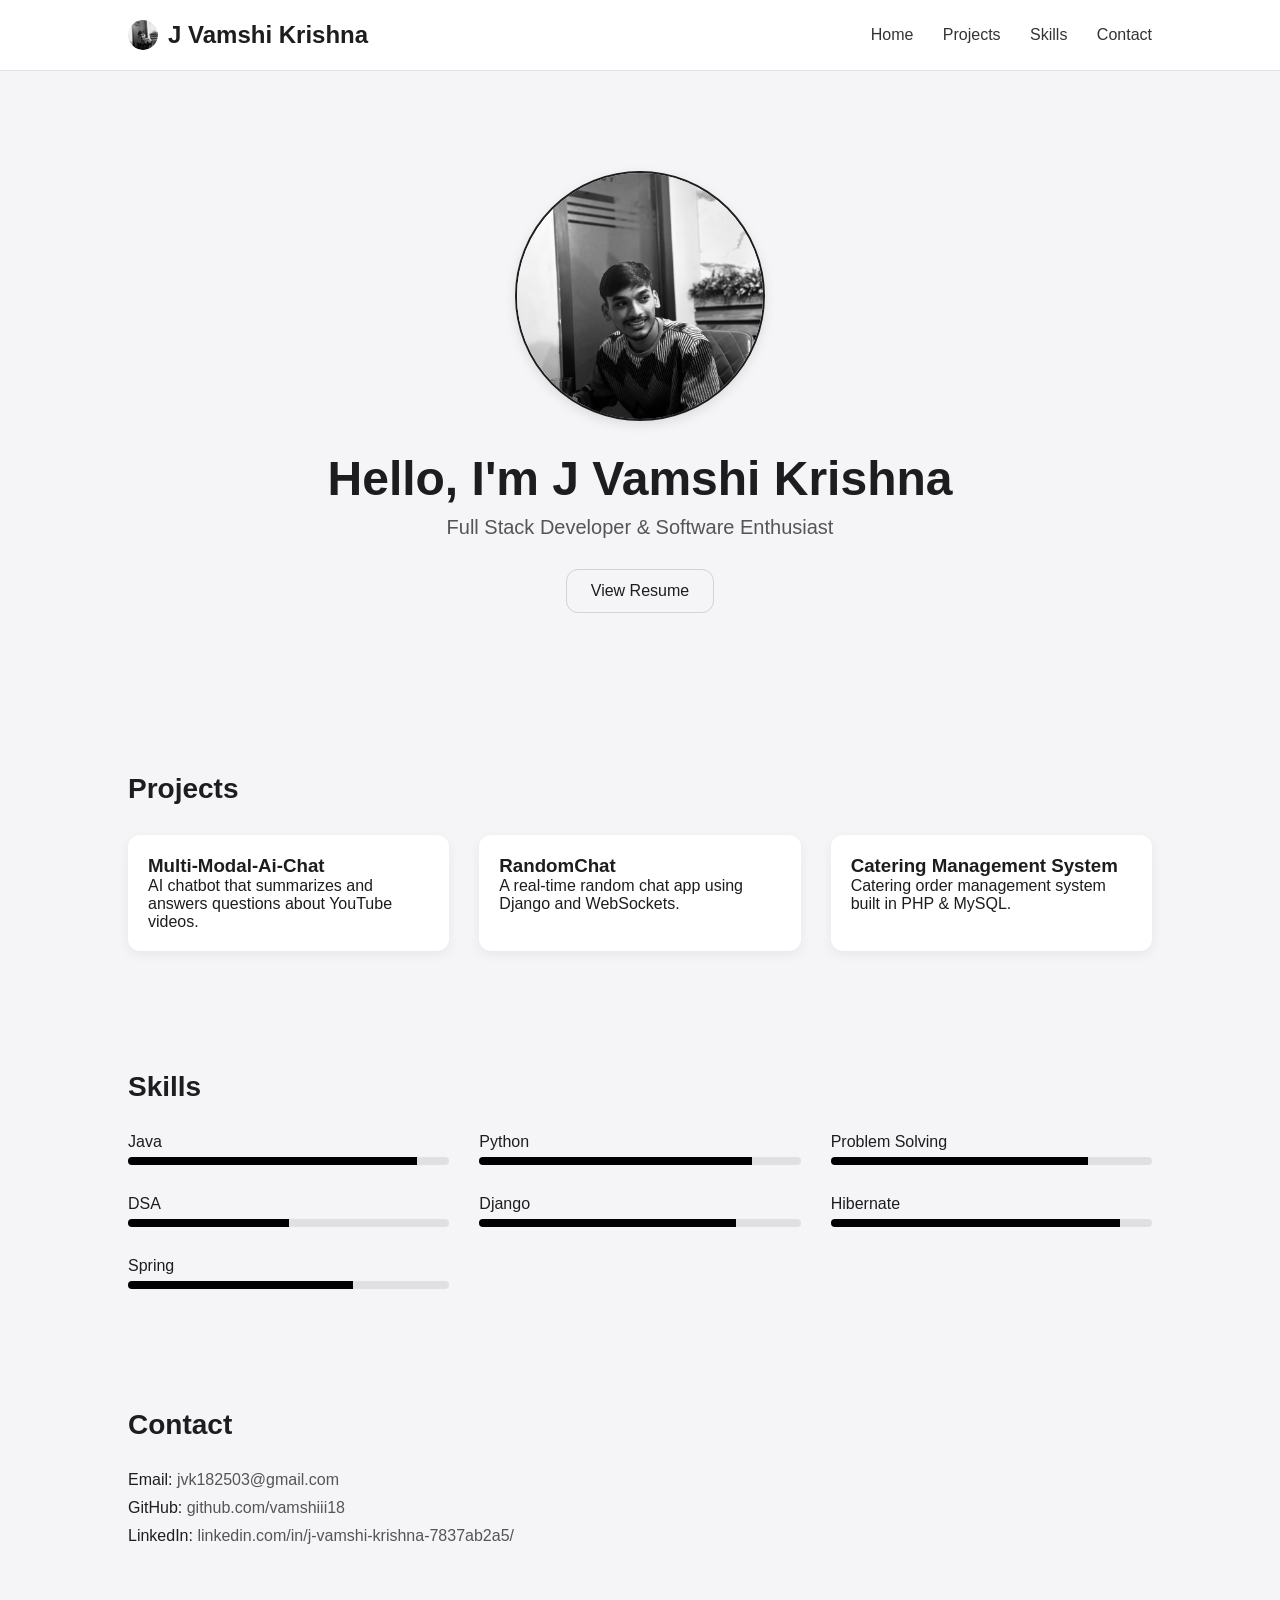
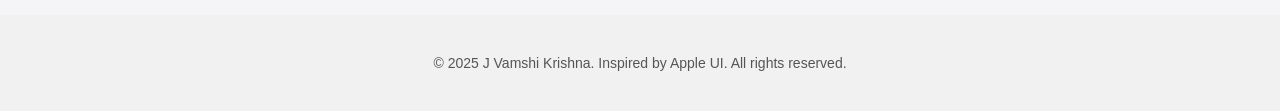
<file: index.html>
<!DOCTYPE html>
<html lang="en">
<head>
  <meta charset="UTF-8" />
  <meta name="viewport" content="width=device-width, initial-scale=1.0"/>
  <title>VamshiKrishna</title>
  <link rel="stylesheet" href="styles/portfolio.css" />
  <link rel="icon" type="image/png" href="images/tabprofile.png" />

  <!-- Social Media Preview -->
  <meta property="og:title" content="My Personal Portfolio Website">
  <meta property="og:description" content="Built using HTML, CSS and hosted on GitHub Pages.">
  <meta property="og:image" content="https://vamshiii18.github.io/vamshi-portfolio/images/tabprofile.png">
  <meta property="og:url" content="https://vamshiii18.github.io/vamshi-portfolio/">
  <meta name="twitter:card" content="summary_large_image">
</head>
<body>

  <nav>
    <div class="nav-title">
      <img src="images/tabprofile.png" alt="Tab Icon" class="tab-icon" />
      <h1>J Vamshi Krishna</h1>
    </div>
    <div class="nav-links">
      <a href="#home">Home</a>
      <a href="#projects">Projects</a>
      <a href="#skills">Skills</a>
      <a href="#contact">Contact</a>
    </div>
  </nav>

  <section id="home" class="hero">
    <div class="flip-container responsive-profile">
      <div class="flipper">
        <div class="front">
          <img src="images/profile.jpg" alt="Profile Picture" class="profile-pic" />
        </div>
        <div class="back">
          <img src="images/mybitmoji.png" alt="Bitmoji" class="profile-pic" />
        </div>
      </div>
    </div>

    <h1>Hello, I'm J Vamshi Krishna</h1>
    <p>Full Stack Developer & Software Enthusiast</p>

    <div class="resume-section">
      <a href="assets/vamshi_res.pdf" class="resume-button" target="_blank">View Resume</a>
    </div>
  </section>

  <section id="projects" class="section">
    <h2>Projects</h2>
    <div class="projects">
      <div class="card">
        <h3>Multi-Modal-Ai-Chat</h3>
        <p>AI chatbot that summarizes and answers questions about YouTube videos.</p>
      </div>
      <div class="card">
        <h3>RandomChat</h3>
        <p>A real-time random chat app using Django and WebSockets.</p>
      </div>
      <div class="card">
        <h3>Catering Management System</h3>
        <p>Catering order management system built in PHP & MySQL.</p>
      </div>
    </div>
  </section>

  <section id="skills" class="section">
    <h2>Skills</h2>
    <div class="skills">
      <div class="skill"><p>Java</p><div class="skill-bar"><div class="bar" style="--width: 90%"></div></div></div>
      <div class="skill"><p>Python</p><div class="skill-bar"><div class="bar" style="--width: 85%"></div></div></div>
      <div class="skill"><p>Problem Solving</p><div class="skill-bar"><div class="bar" style="--width: 80%"></div></div></div>
      <div class="skill"><p>DSA</p><div class="skill-bar"><div class="bar" style="--width: 50%"></div></div></div>
      <div class="skill"><p>Django</p><div class="skill-bar"><div class="bar" style="--width: 80%"></div></div></div>
      <div class="skill"><p>Hibernate</p><div class="skill-bar"><div class="bar" style="--width: 90%"></div></div></div>
      <div class="skill"><p>Spring</p><div class="skill-bar"><div class="bar" style="--width: 70%"></div></div></div>
    </div>
  </section>

  <section id="contact" class="section contact-section">
    <h2>Contact</h2>
    <div class="contact-links">
      <p>Email: <a href="mailto:jvk182503@gmail.com">jvk182503@gmail.com</a></p>
      <p>GitHub: <a href="https://github.com/vamshiii18" target="_blank">github.com/vamshiii18</a></p>
      <p>LinkedIn: <a href="https://linkedin.com/in/j-vamshi-krishna-7837ab2a5/" target="_blank">linkedin.com/in/j-vamshi-krishna-7837ab2a5/</a></p>
    </div>
  </section>

  <footer>
    <p>&copy; 2025 J Vamshi Krishna. Inspired by Apple UI. All rights reserved.</p>
  </footer>

</body>
</html>
</file>
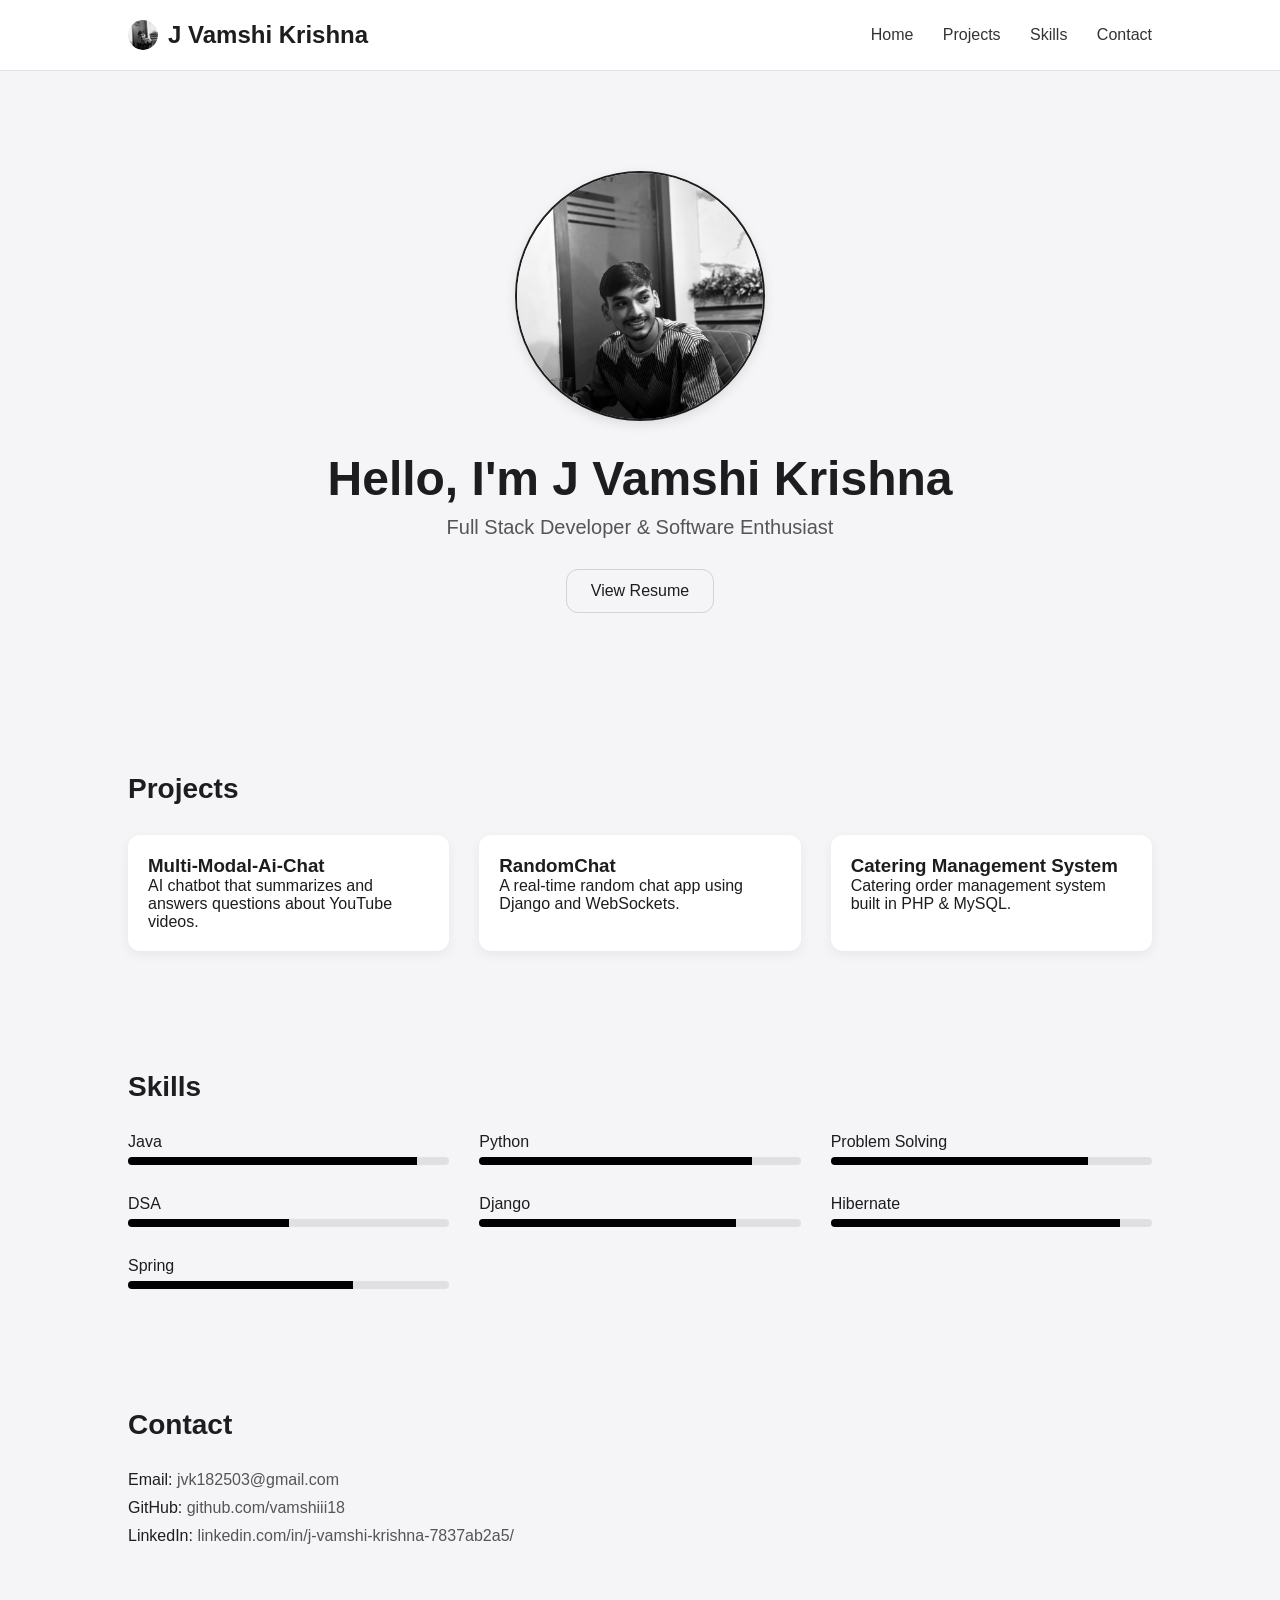
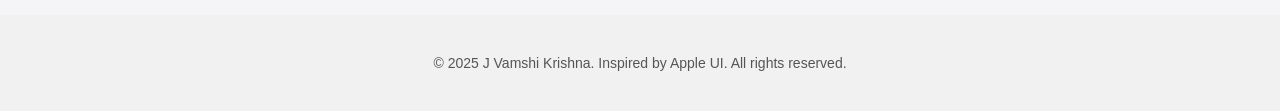
<file: portfolio.html>
<!DOCTYPE html>
<html lang="en">
<head>
  <meta charset="UTF-8" />
  <meta name="viewport" content="width=device-width, initial-scale=1.0"/>
  <title>VamshiKrishna</title>
  <link rel="stylesheet" href="styles/portfolio.css" />
  <link rel="icon" type="image/png" href="images/tabprofile.png" />
</head>
<body>

  <nav>
    <div class="nav-title">
      <img src="images/tabprofile.png" alt="Tab Icon" class="tab-icon" />
      <h1>J Vamshi Krishna</h1>
    </div>
    <div class="nav-links">
      <a href="#home">Home</a>
      <a href="#projects">Projects</a>
      <a href="#skills">Skills</a>
      <a href="#contact">Contact</a>
    </div>
  </nav>

  <section id="home" class="hero">
    <div class="flip-container">
      <div class="flipper">
        <div class="front">
          <img src="images/profile.jpg" alt="Profile Picture" class="profile-pic" />
        </div>
        <div class="back">
          <img src="images/mybitmoji.png" alt="Bitmoji" class="profile-pic" />
        </div>
      </div>
    </div>

    <h1>Hello, I'm J Vamshi Krishna</h1>
    <p>Full Stack Developer & Software Enthusiast</p>

    <div class="resume-section">
      <a href="assets/vamshi_res.pdf" class="resume-button" target="_blank">View Resume</a>
    </div>
  </section>

  <section id="projects" class="section">
    <h2>Projects</h2>
    <div class="projects">
      <div class="card">
        <h3>Multi-Modal-Ai-Chat</h3>
        <p>AI chatbot that summarizes and answers questions about YouTube videos.</p>
      </div>
      <div class="card">
        <h3>RandomChat</h3>
        <p>A real-time random chat app using Django and WebSockets.</p>
      </div>
      <div class="card">
        <h3>Catering Management System</h3>
        <p>Catering order management system built in PHP & MySQL.</p>
      </div>
    </div>
  </section>

  <section id="skills" class="section">
    <h2>Skills</h2>
    <div class="skills">
      <div class="skill"><p>Java</p><div class="skill-bar"><div class="bar" style="--width: 90%"></div></div></div>
      <div class="skill"><p>Python</p><div class="skill-bar"><div class="bar" style="--width: 85%"></div></div></div>
      <div class="skill"><p>Problem Solving</p><div class="skill-bar"><div class="bar" style="--width: 80%"></div></div></div>
      <div class="skill"><p>DSA</p><div class="skill-bar"><div class="bar" style="--width: 50%"></div></div></div>
      <div class="skill"><p>Django</p><div class="skill-bar"><div class="bar" style="--width: 80%"></div></div></div>
      <div class="skill"><p>Hibernate</p><div class="skill-bar"><div class="bar" style="--width: 90%"></div></div></div>
      <div class="skill"><p>Spring</p><div class="skill-bar"><div class="bar" style="--width: 70%"></div></div></div>
    </div>
  </section>

  <section id="contact" class="section contact-section">
    <h2>Contact</h2>
    <div class="contact-links">
      <p>Email: <a href="mailto:jvk182503@gmail.com">jvk182503@gmail.com</a></p>
      <p>GitHub: <a href="https://github.com/vamshiii18" target="_blank">github.com/vamshiii18</a></p>
      <p>LinkedIn: <a href="https://linkedin.com/in/j-vamshi-krishna-7837ab2a5/" target="_blank">linkedin.com/in/j-vamshi-krishna-7837ab2a5/</a></p>
    </div>
  </section>

  <footer>
    <p>&copy; 2025 J Vamshi Krishna. Inspired by Apple UI. All rights reserved.</p>
  </footer>

</body>
</html>
</file>
<file: styles/portfolio.css>
* {
  margin: 0;
  padding: 0;
  box-sizing: border-box;
  font-family: "SF Pro Display", -apple-system, BlinkMacSystemFont, "Segoe UI", Roboto, sans-serif;
  scroll-behavior: smooth;
}

body {
  background-color: #f5f5f7;
  color: #1d1d1f;
}

nav {
  display: flex;
  justify-content: space-between;
  align-items: center;
  padding: 20px 10%;
  background-color: white;
  border-bottom: 1px solid #e0e0e0;
  position: sticky;
  top: 0;
  z-index: 100;
}

.nav-title {
  display: flex;
  align-items: center;
  gap: 10px;
}

.tab-icon {
  width: 30px;
  height: 30px;
  border-radius: 50%;
}

nav h1 {
  font-size: 24px;
  font-weight: 600;
}

.nav-links a {
  margin-left: 25px;
  text-decoration: none;
  color: #333;
  font-size: 16px;
  transition: color 0.3s;
}

.nav-links a:hover {
  color: #000;
}

.hero {
  text-align: center;
  padding: 100px 10%;
}

.hero h1 {
  font-size: 48px;
  font-weight: 700;
  margin-bottom: 10px;
}

.hero p {
  font-size: 20px;
  color: #555;
}

.profile-pic {
  width: 250px;
  height: 250px;
  object-fit: cover;
  border-radius: 50%;
  border: 2px solid #1d1d1f;
  box-shadow: 0 4px 12px rgba(0, 0, 0, 0.1);
}

.flip-container {
  perspective: 1200px;
  width: 250px;
  height: 250px;
  margin: 0 auto 30px;
}

.flipper {
  position: relative;
  width: 100%;
  height: 100%;
  transform-style: preserve-3d;
  transition: transform 1s ease-in-out;
}

.flip-container:hover .flipper {
  transform: rotateY(180deg) scale(1.1) translateZ(30px);
}

.front, .back {
  position: absolute;
  width: 100%;
  height: 100%;
  border-radius: 50%;
  backface-visibility: hidden;
  transition: transform 0.5s ease-in-out, box-shadow 0.5s ease-in-out;
}

.front {
  z-index: 2;
}

.back {
  transform: rotateY(180deg);
  z-index: 1;
  box-shadow: 0 8px 20px rgba(0, 0, 0, 0.2);
}

.section {
  padding: 60px 10%;
}

.section h2 {
  font-size: 28px;
  margin-bottom: 30px;
  font-weight: 600;
}

.projects, .skills {
  display: grid;
  grid-template-columns: repeat(auto-fit, minmax(240px, 1fr));
  gap: 30px;
}

.card {
  background-color: white;
  padding: 20px;
  border-radius: 12px;
  box-shadow: 0 4px 12px rgba(0, 0, 0, 0.06);
  transition: transform 0.2s ease;
}

.card:hover {
  transform: translateY(-5px);
}

.skills .skill p {
  margin-bottom: 6px;
  font-weight: 500;
}

.skill-bar {
  background: #e0e0e0;
  height: 8px;
  border-radius: 5px;
  overflow: hidden;
}

.bar {
  height: 100%;
  background-color: #000;
  width: var(--width);
  transition: width 1s ease-in-out;
}

footer {
  text-align: center;
  padding: 40px 10%;
  background-color: #f1f1f1;
  font-size: 14px;
  color: #555;
}

.contact-section a {
  text-decoration: none;
  color: #555;
  border-bottom: 1px solid transparent;
  transition: all 0.3s ease-in-out;
}

.contact-section a:hover {
  color: #000;
  border-bottom: 1px solid #000;
}

.contact-links p {
  margin-bottom: 10px;
  font-size: 16px;
}

.resume-section {
  margin-top: 30px;
}

.resume-button {
  text-decoration: none;
  font-size: 16px;
  color: #1d1d1f;
  background-color: transparent;
  border: 1px solid #d2d2d7;
  padding: 12px 24px;
  border-radius: 12px;
  transition: all 0.3s ease-in-out;
  display: inline-block;
  margin: 0 8px;
}

.resume-button:hover {
  background-color: #1d1d1f;
  color: white;
  border-color: #1d1d1f;
}

/*  Responsive Styling */
@media (max-width: 768px) {
  nav {
    flex-direction: column;
    align-items: flex-start;
    padding: 20px 5%;
  }

  .nav-links {
    flex-wrap: wrap;
    margin-top: 10px;
    gap: 12px;
  }

  .hero h1 {
    font-size: 36px;
  }

  .hero p {
    font-size: 18px;
  }

  .responsive-profile,
  .profile-pic {
    width: 180px;
    height: 180px;
  }
}
</file>
